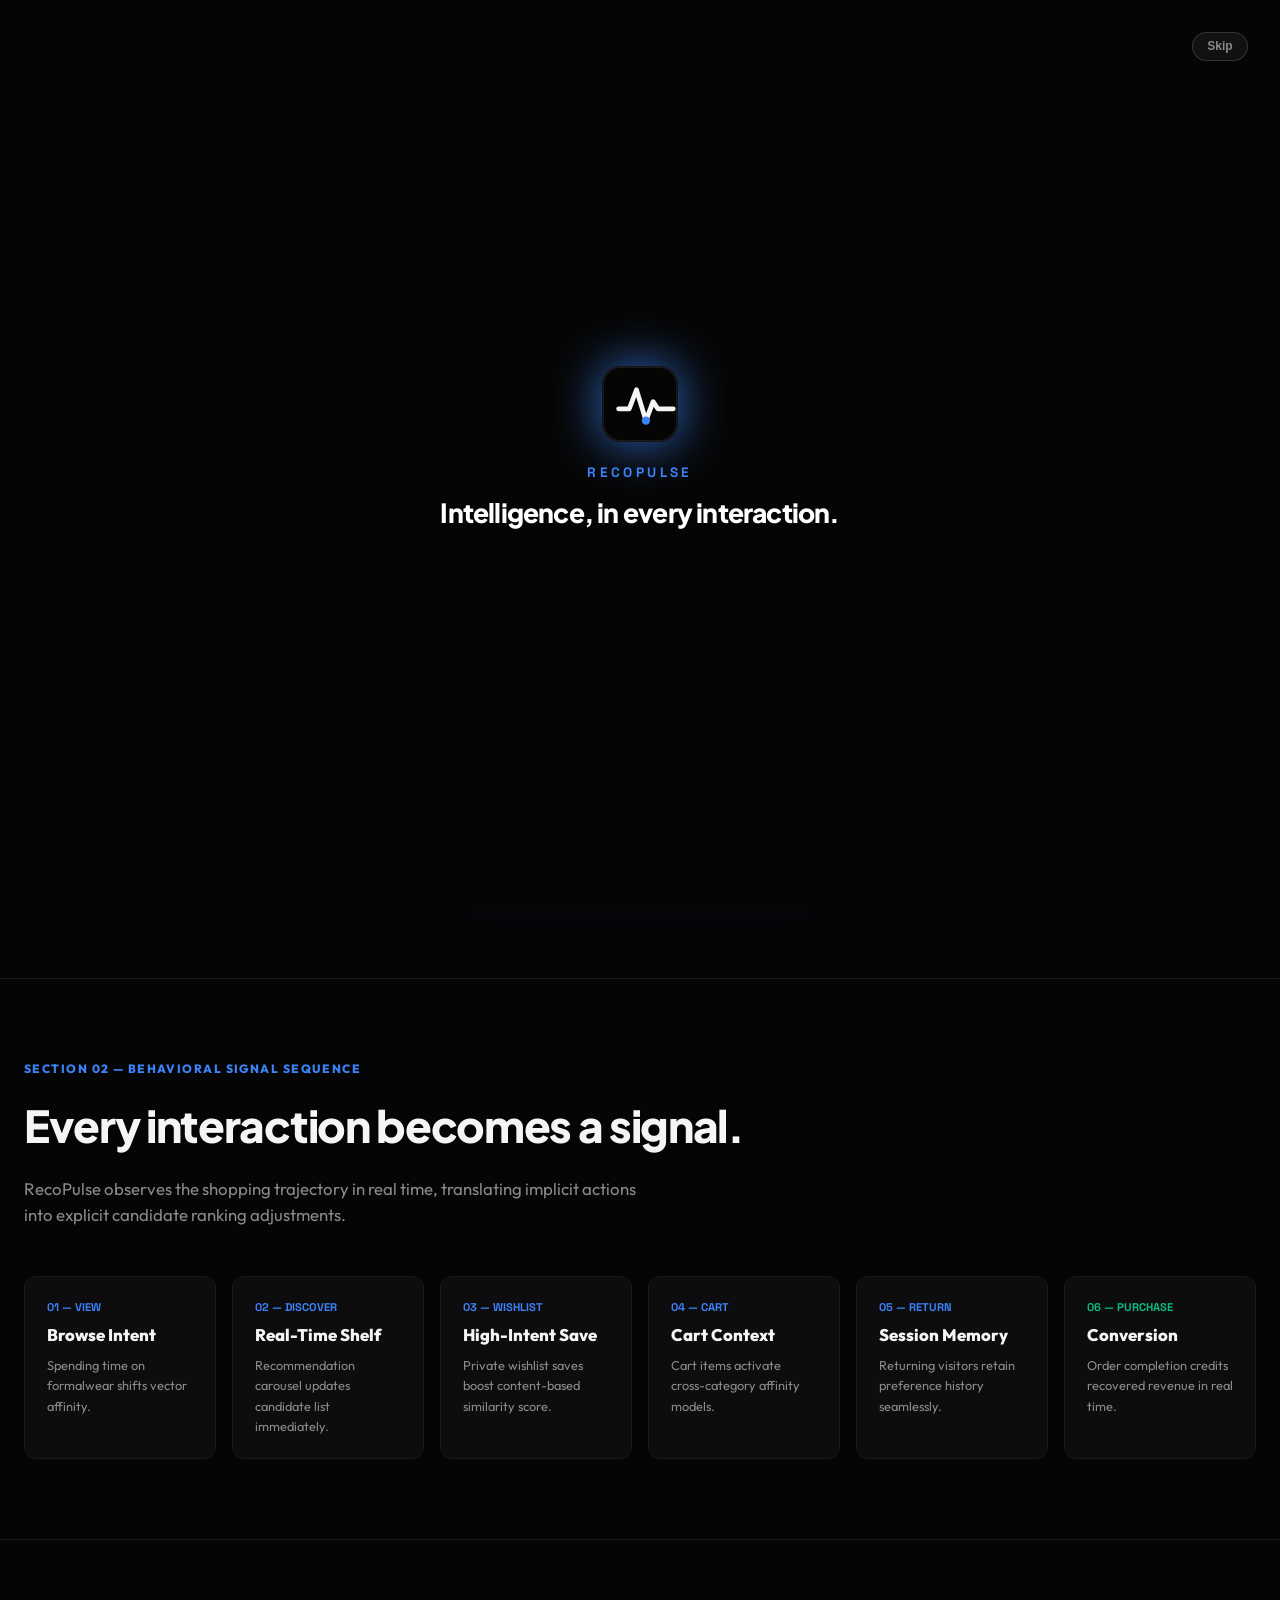
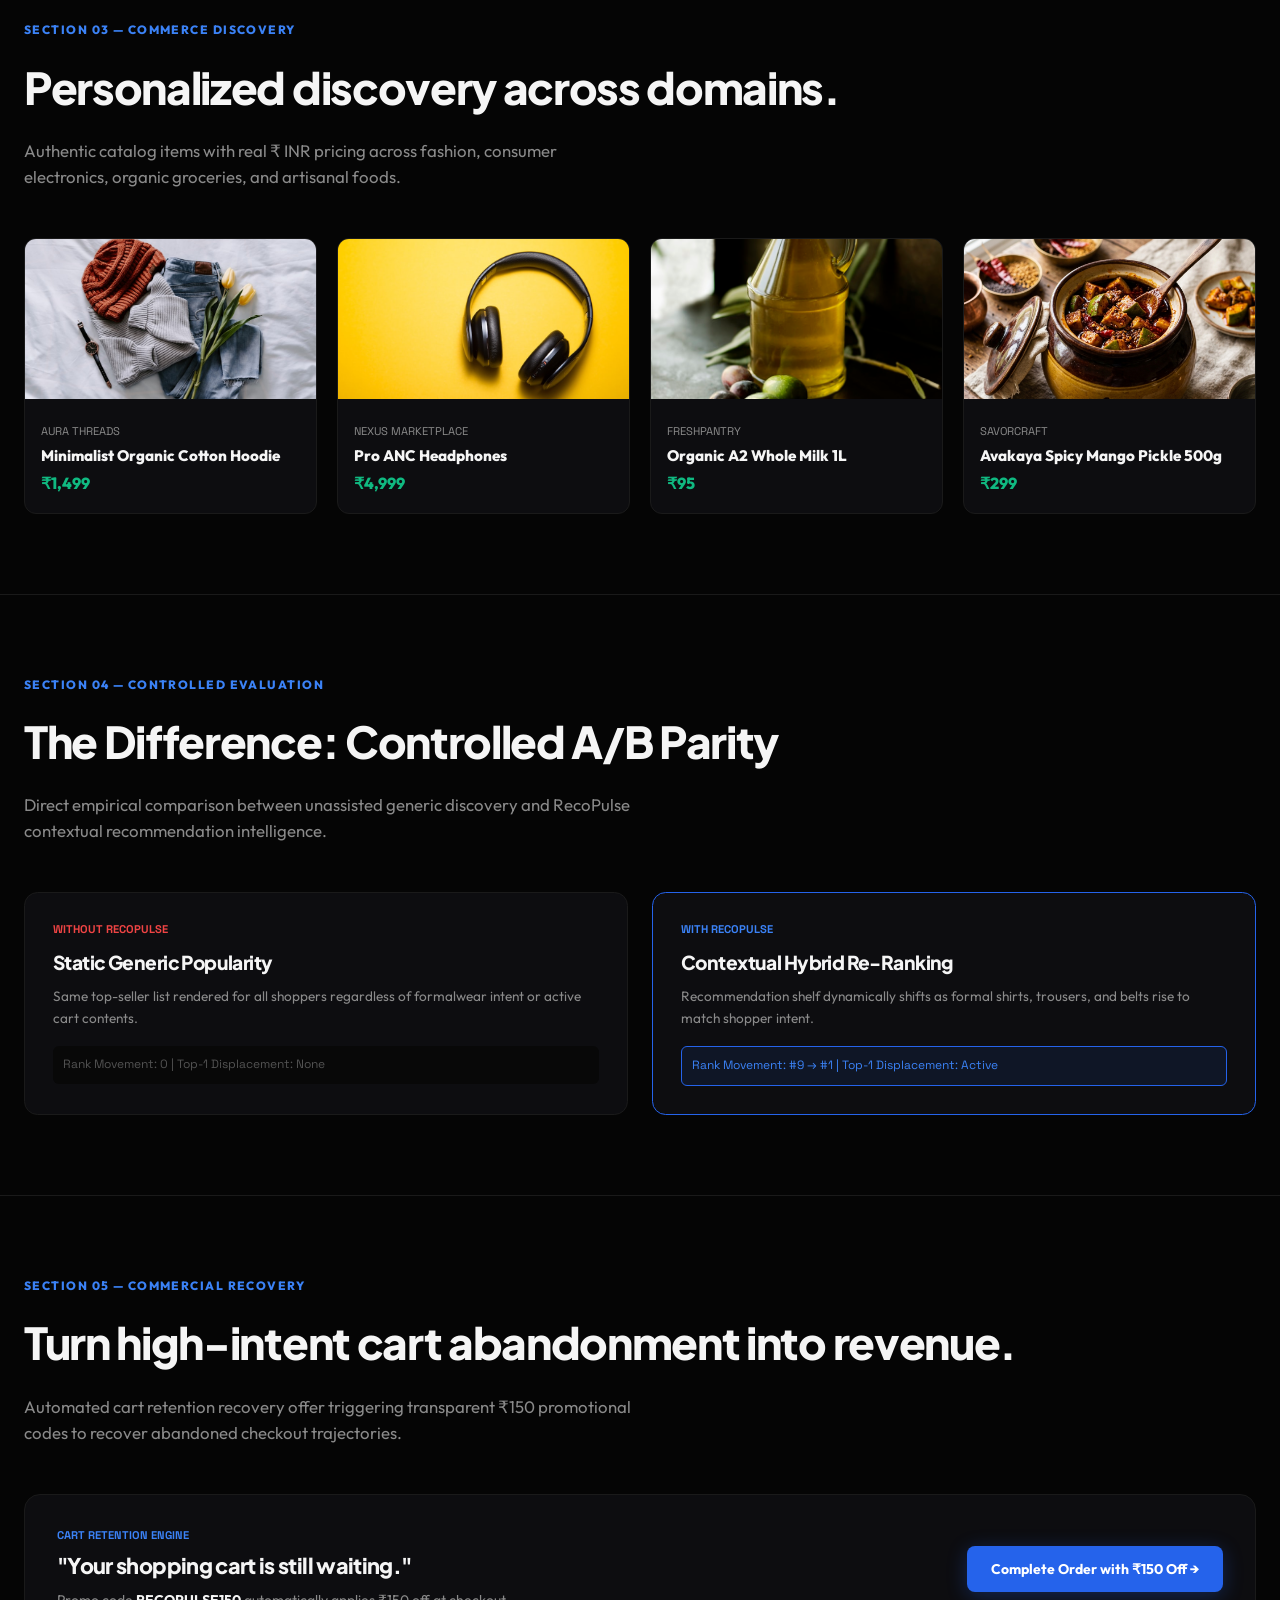
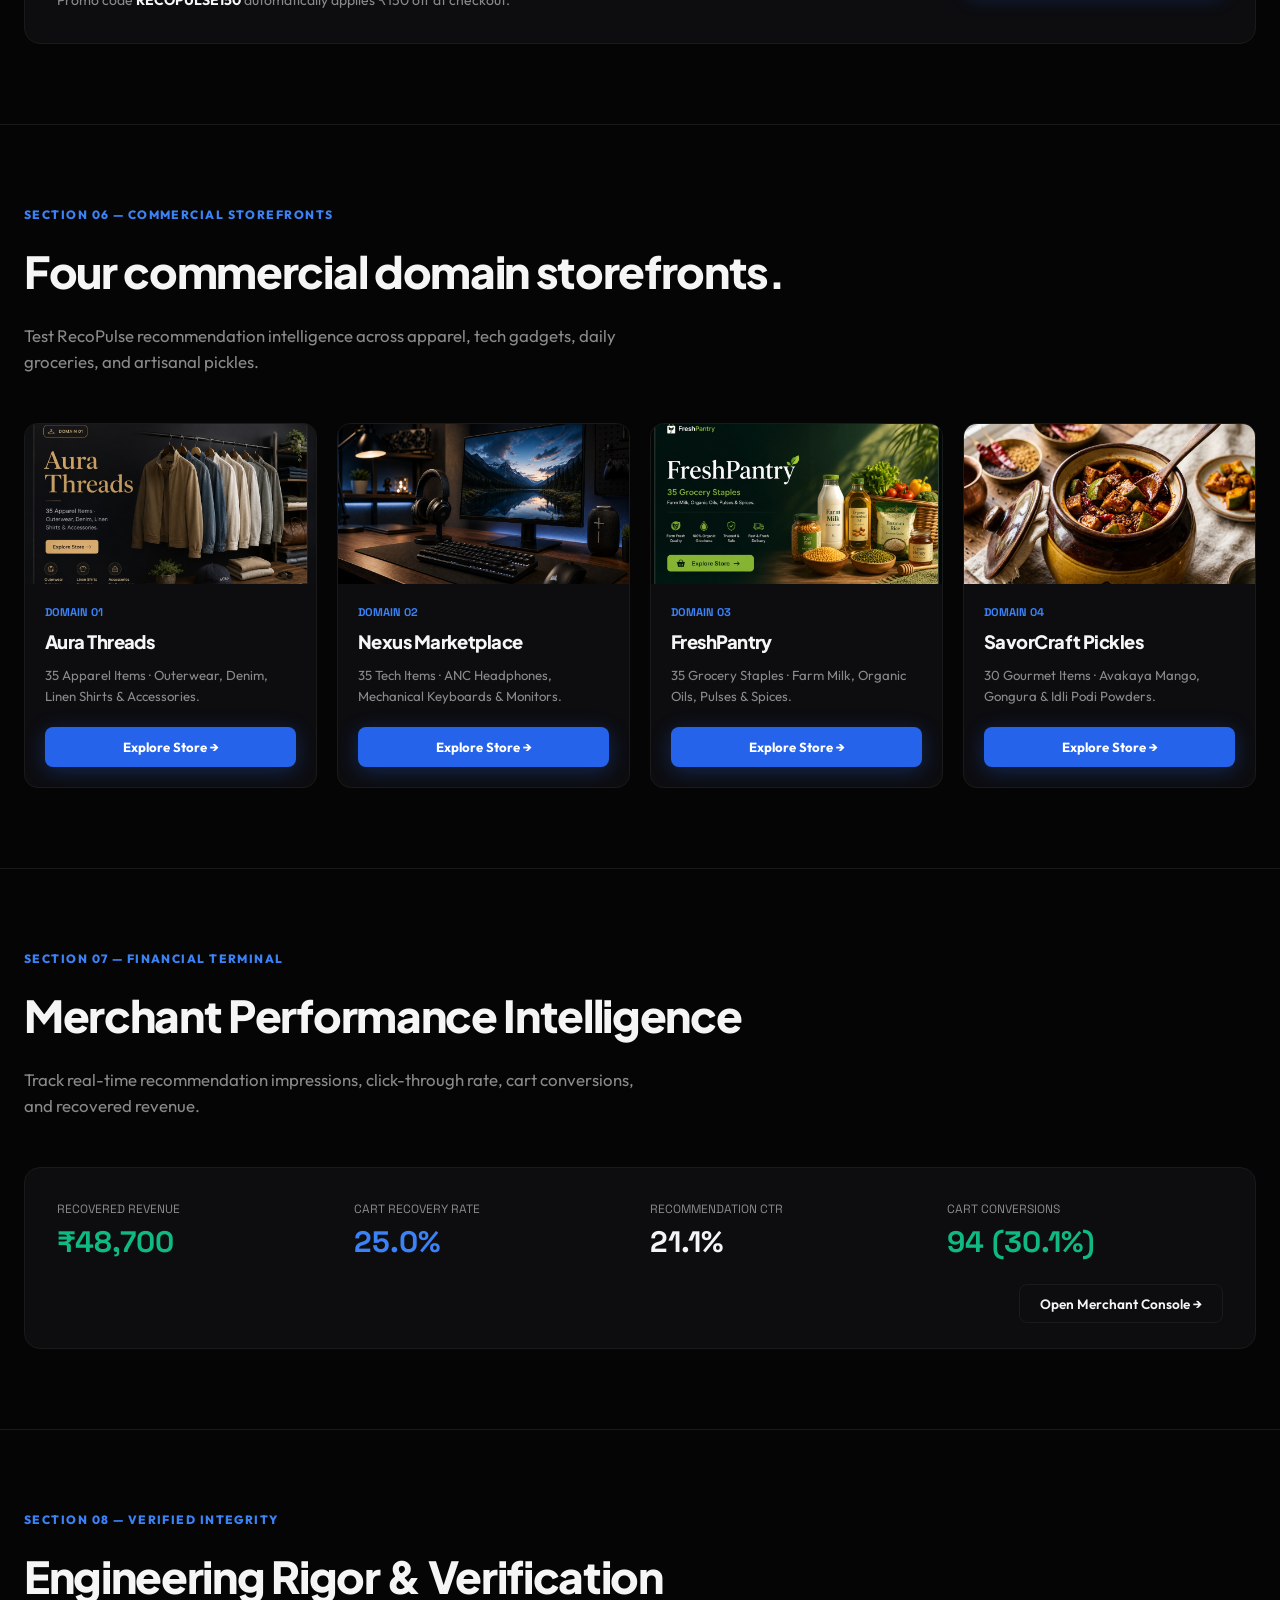
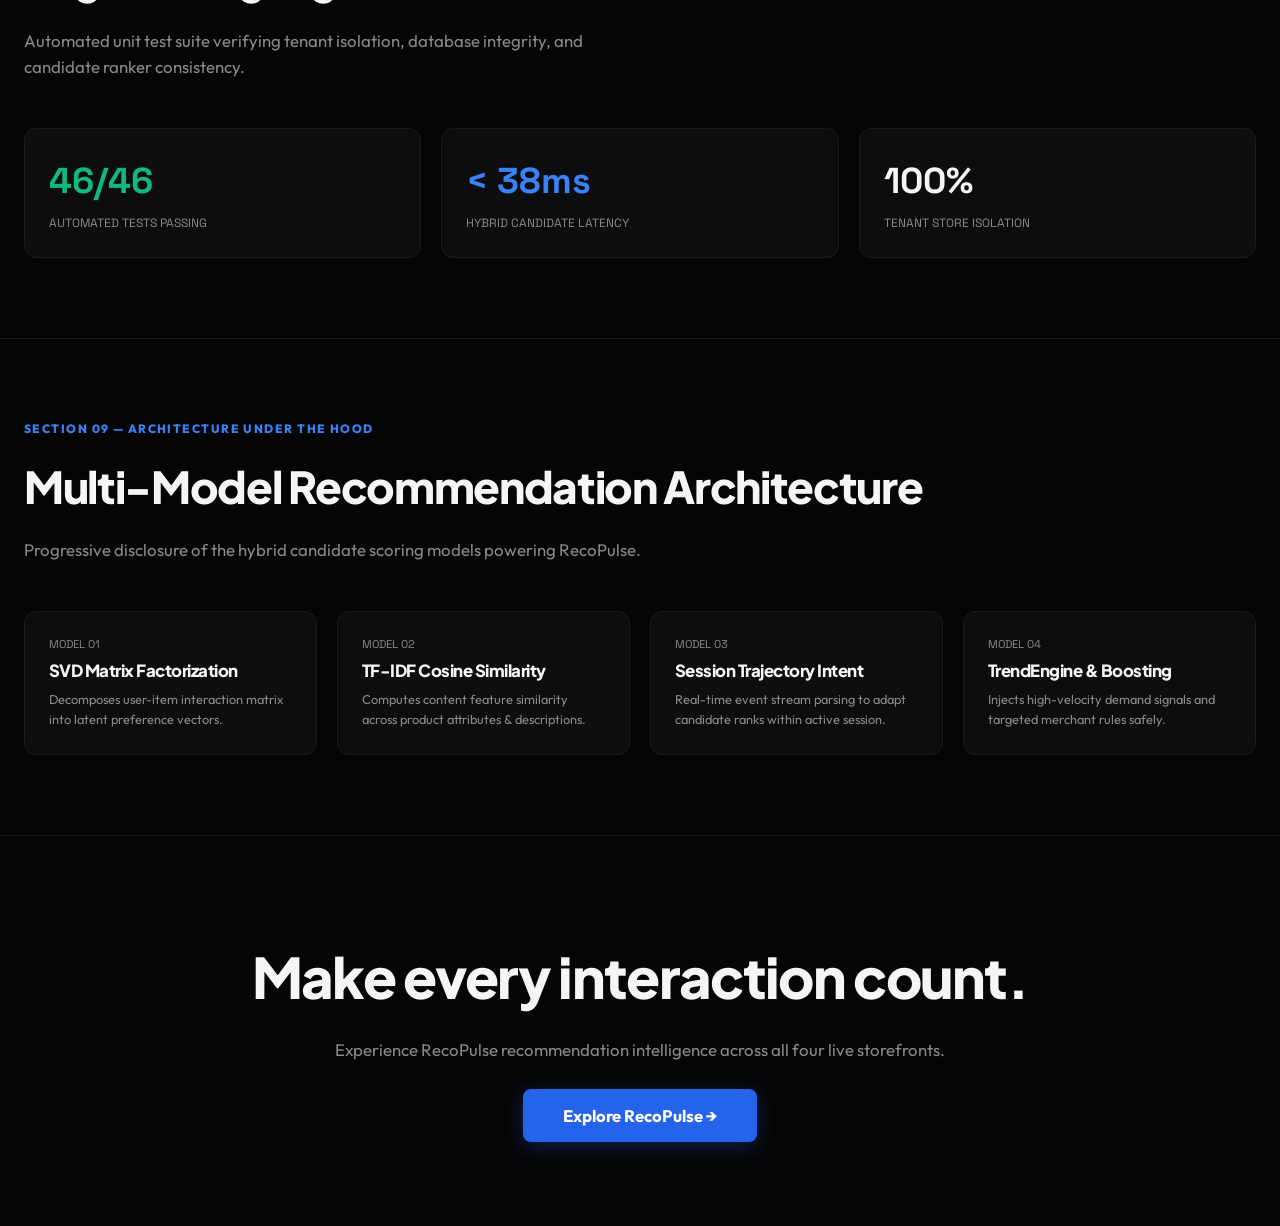
<file: frontend/landing/index.html>
<!DOCTYPE html>
<html lang="en" data-theme="dark">
<head>
    <meta charset="UTF-8">
    <meta name="viewport" content="width=device-width, initial-scale=1.0">
    <title>RecoPulse — Intelligent Recommendations. Built for Every Store.</title>
    <link rel="icon" type="image/svg+xml" href="/frontend/shared/favicons/favicon-recopulse.svg">
    <link rel="preload" as="image" href="/frontend/shared/favicons/favicon-recopulse.svg" type="image/svg+xml">
    <link href="https://fonts.googleapis.com/css2?family=Plus+Jakarta+Sans:wght@400;500;600;700;800;900&family=Outfit:wght@400;500;600;700&family=Space+Grotesk:wght@500;600;700&display=swap" rel="stylesheet">
    <script src="/frontend/shared/js/theme_engine.js"></script>
    <style>
        :root {
            --font-heading: 'Plus Jakarta Sans', -apple-system, BlinkMacSystemFont, sans-serif;
            --font-body: 'Outfit', -apple-system, BlinkMacSystemFont, sans-serif;
            --font-mono: 'Space Grotesk', monospace;

            --bg-body: #050505;
            --bg-surface: #080808;
            --bg-card: #0d0d10;
            --border-subtle: #1a1a1a;
            --border-hover: #262626;
            --accent: #2563eb;
            --accent-light: #3b82f6;
            --accent-muted: rgba(37, 99, 235, 0.1);
            --text-primary: #f5f5f5;
            --text-secondary: #8a8a8a;
            --text-muted: #525252;
            --success: #10b981;
        }

        [data-theme="light"] {
            --bg-body: #f8fafc;
            --bg-surface: #ffffff;
            --bg-card: #ffffff;
            --border-subtle: #e2e8f0;
            --border-hover: #cbd5e1;
            --accent: #2563eb;
            --accent-light: #3b82f6;
            --accent-muted: rgba(37, 99, 235, 0.08);
            --text-primary: #0f172a;
            --text-secondary: #64748b;
            --text-muted: #94a3b8;
            --success: #059669;
        }

        * {
            box-sizing: border-box;
            margin: 0;
            padding: 0;
        }

        html {
            scroll-behavior: smooth;
        }

        body {
            font-family: var(--font-body);
            background-color: var(--bg-body);
            color: var(--text-primary);
            line-height: 1.6;
            overflow-x: hidden;
            -webkit-font-smoothing: antialiased;
            transition: background-color 0.3s ease, color 0.3s ease;
        }

        h1, h2, h3, h4, .brand-logo, .hero-title, .section-title {
            font-family: var(--font-heading);
            letter-spacing: -0.03em;
        }

        .mono {
            font-family: var(--font-mono);
        }

        /* 1. Cinematic Intro Sequence */
        .intro-overlay {
            position: fixed;
            top: 0;
            left: 0;
            width: 100vw;
            height: 100vh;
            background: #050505;
            z-index: 100000;
            display: flex;
            flex-direction: column;
            align-items: center;
            justify-content: center;
            color: #ffffff;
            transition: opacity 0.4s ease, visibility 0.4s ease;
        }

        .intro-overlay.hidden {
            opacity: 0;
            visibility: hidden;
            pointer-events: none;
        }

        .intro-skip-btn {
            position: absolute;
            top: 2rem;
            right: 2rem;
            background: rgba(255, 255, 255, 0.05);
            border: 1px solid rgba(255, 255, 255, 0.15);
            color: #8a8a8a;
            padding: 0.4rem 0.9rem;
            border-radius: 9999px;
            font-size: 0.75rem;
            font-weight: 700;
            cursor: pointer;
            transition: all 0.2s ease;
        }

        .intro-skip-btn:hover {
            color: #ffffff;
            background: rgba(255, 255, 255, 0.15);
        }

        /* Header Navigation */
        .navbar {
            position: sticky;
            top: 0;
            z-index: 1000;
            background: var(--bg-body);
            border-bottom: 1px solid var(--border-subtle);
            backdrop-filter: blur(16px);
        }

        .navbar-inner {
            max-width: 1280px;
            margin: 0 auto;
            padding: 1rem 1.5rem;
            display: flex;
            align-items: center;
            justify-content: space-between;
        }

        .brand-logo {
            display: flex;
            align-items: center;
            gap: 0.65rem;
            text-decoration: none;
            color: var(--text-primary);
            font-weight: 800;
            font-size: 1.15rem;
        }

        .nav-links {
            display: flex;
            align-items: center;
            gap: 2rem;
            list-style: none;
        }

        .nav-link {
            color: var(--text-secondary);
            text-decoration: none;
            font-size: 0.875rem;
            font-weight: 500;
            transition: color 0.2s ease;
        }

        .nav-link:hover {
            color: var(--text-primary);
        }

        .nav-right-actions {
            display: flex;
            align-items: center;
            gap: 0.85rem;
        }

        .btn-nav-primary {
            background: var(--text-primary);
            color: var(--bg-body);
            padding: 0.5rem 1.15rem;
            border-radius: 0.5rem;
            font-size: 0.85rem;
            font-weight: 700;
            text-decoration: none;
            transition: opacity 0.2s ease;
        }

        .btn-nav-primary:hover {
            opacity: 0.9;
        }

        /* Hero Section */
        .hero-section {
            max-width: 1280px;
            margin: 0 auto;
            padding: 5rem 1.5rem 4rem 1.5rem;
            text-align: center;
        }

        .hero-badge {
            display: inline-flex;
            align-items: center;
            gap: 0.5rem;
            font-size: 0.75rem;
            font-weight: 700;
            color: var(--accent-light);
            background: var(--accent-muted);
            border: 1px solid rgba(59, 130, 246, 0.2);
            padding: 0.35rem 0.85rem;
            border-radius: 9999px;
            margin-bottom: 1.75rem;
            text-transform: uppercase;
            letter-spacing: 0.08em;
        }

        .hero-title {
            font-size: clamp(2.5rem, 5.5vw, 4.5rem);
            font-weight: 900;
            line-height: 1.08;
            color: var(--text-primary);
            margin-bottom: 1.5rem;
        }

        .hero-title span {
            color: var(--text-secondary);
        }

        .hero-subtitle {
            font-size: 1.15rem;
            color: var(--text-secondary);
            max-width: 680px;
            margin: 0 auto 2.5rem auto;
            font-weight: 400;
            line-height: 1.55;
        }

        .hero-cta-wrap {
            display: flex;
            gap: 1rem;
            justify-content: center;
            align-items: center;
            margin-bottom: 3.5rem;
            flex-wrap: wrap;
        }

        .btn-hero-main {
            background: var(--accent);
            color: #ffffff;
            padding: 0.85rem 2rem;
            border-radius: 0.5rem;
            font-size: 0.95rem;
            font-weight: 700;
            text-decoration: none;
            transition: all 0.2s ease;
            box-shadow: 0 4px 20px rgba(37, 99, 235, 0.3);
        }

        .btn-hero-main:hover {
            background: var(--accent-light);
            transform: translateY(-1px);
        }

        .btn-hero-sub {
            background: var(--bg-card);
            color: var(--text-primary);
            border: 1px solid var(--border-subtle);
            padding: 0.85rem 1.75rem;
            border-radius: 0.5rem;
            font-size: 0.95rem;
            font-weight: 600;
            text-decoration: none;
            transition: all 0.2s ease;
        }

        .btn-hero-sub:hover {
            border-color: var(--border-hover);
        }

        .theme-toggle-btn {
            display: inline-flex;
            align-items: center;
            justify-content: center;
            gap: 0.45rem;
            padding: 0.45rem 0.85rem;
            height: 36px;
            border-radius: 9999px;
            font-size: 0.8rem;
            font-weight: 700;
            cursor: pointer;
            border: 1px solid var(--border-subtle);
            background: var(--bg-card);
            color: var(--text-primary);
            transition: all 0.2s ease;
        }

        .theme-toggle-btn:hover {
            border-color: var(--border-hover);
            transform: translateY(-1px);
        }

        .theme-toggle-btn svg {
            width: 16px;
            height: 16px;
            pointer-events: none;
        }

        /* Restrained 3D Hero Canvas Stage */
        .stage-3d-wrap {
            perspective: 1200px;
            display: flex;
            justify-content: center;
            position: relative;
            margin-top: 1rem;
        }

        .stage-3d-card-stack {
            width: 100%;
            max-width: 940px;
            height: 320px;
            position: relative;
            transform-style: preserve-3d;
            transition: transform 0.15s cubic-bezier(0.16, 1, 0.3, 1);
        }

        /* Generic Section Styling */
        .page-section {
            max-width: 1280px;
            margin: 0 auto;
            padding: 5rem 1.5rem;
            border-top: 1px solid var(--border-subtle);
        }

        .section-tag {
            font-size: 0.75rem;
            font-weight: 800;
            color: var(--accent-light);
            text-transform: uppercase;
            letter-spacing: 0.12em;
            margin-bottom: 0.75rem;
        }

        .section-title {
            font-size: clamp(1.85rem, 3.5vw, 2.75rem);
            font-weight: 800;
            color: var(--text-primary);
            margin-bottom: 1rem;
        }

        .section-desc {
            font-size: 1.05rem;
            color: var(--text-secondary);
            max-width: 620px;
            margin-bottom: 3rem;
            line-height: 1.55;
        }

        .mobile-nav-toggle {
            display: none;
            background: rgba(255, 255, 255, 0.05);
            border: 1px solid var(--border-subtle);
            color: var(--text-primary);
            padding: 0.4rem 0.65rem;
            border-radius: 0.5rem;
            cursor: pointer;
        }

        /* Responsive Breakpoints */
        @media (max-width: 1024px) {
            .mobile-nav-toggle { display: inline-flex; align-items: center; justify-content: center; }
            .nav-links {
                display: none;
                position: absolute;
                top: 100%;
                left: 0;
                right: 0;
                background: #0f172a;
                border-bottom: 1px solid var(--border-subtle);
                flex-direction: column;
                padding: 1.25rem 1.5rem;
                gap: 1.15rem;
                box-shadow: 0 15px 30px rgba(0,0,0,0.6);
                z-index: 1000;
            }
            .nav-links.active {
                display: flex !important;
            }
            .stage-3d-card-stack { height: 260px; }
        }

        .mobile-only-cta { display: none !important; }

        @media (max-width: 768px) {
            .hero-section { padding: 3.5rem 1rem 2.5rem 1rem; }
            .stage-3d-wrap { display: none; } /* Mobile Fallback */
            .page-section { padding: 3.5rem 1rem; }
            .navbar-inner .nav-right-actions .btn-nav-primary { display: none !important; }
        @keyframes pulseLogo {
            0% { transform: scale(0.96); filter: drop-shadow(0 0 15px rgba(59, 130, 246, 0.5)); }
            50% { transform: scale(1.06); filter: drop-shadow(0 0 35px rgba(59, 130, 246, 0.95)); }
            100% { transform: scale(0.96); filter: drop-shadow(0 0 15px rgba(59, 130, 246, 0.5)); }
        }
    </style>
</head>
<body>

    <!-- 1. Cinematic Launch Intro Sequence -->
    <div class="intro-overlay" id="intro-overlay">
        <button class="intro-skip-btn" onclick="skipIntro()">Skip</button>
        <div style="text-align: center; display: flex; flex-direction: column; align-items: center; justify-content: center;">
            <img src="/frontend/shared/favicons/favicon-recopulse.svg" width="76" height="76" alt="RecoPulse Launch Logo" style="display: block; margin-bottom: 1.25rem; filter: drop-shadow(0 0 25px rgba(59, 130, 246, 0.85)); animation: pulseLogo 1.5s infinite ease-in-out;" />
            <div class="mono" style="font-size: 0.85rem; font-weight: 800; color: #3b82f6; text-transform: uppercase; letter-spacing: 0.25em; margin-bottom: 0.5rem;">RECOPULSE</div>
            <h2 style="font-size: 1.65rem; font-weight: 800; color: #ffffff; margin: 0;">Intelligence, in every interaction.</h2>
        </div>
    </div>

    <!-- Header Navigation -->
    <nav class="navbar" style="position: relative;">
        <div class="navbar-inner">
            <a href="/" class="brand-logo" style="display:flex; align-items:center; gap:0.5rem;">
                <img src="/frontend/shared/favicons/favicon-recopulse.svg" width="28" height="28" alt="RecoPulse Logo" style="display:inline-block; vertical-align:middle;" />
                <span>RecoPulse</span>
            </a>

            <ul class="nav-links" id="landing-nav-links">
                <li><a href="#experience" class="nav-link" onclick="closeMobileMenu()">Experience</a></li>
                <li><a href="#difference" class="nav-link" onclick="closeMobileMenu()">Difference</a></li>
                <li><a href="#retention" class="nav-link" onclick="closeMobileMenu()">Retention</a></li>
                <li><a href="#stores" class="nav-link" onclick="closeMobileMenu()">Storefronts</a></li>
                <li><a href="#merchant" class="nav-link" onclick="closeMobileMenu()">Intelligence</a></li>
                <li><a href="#hood" class="nav-link" onclick="closeMobileMenu()">Under the Hood</a></li>
                <li class="mobile-only-cta" style="margin-top: 0.5rem;"><a href="/store/clothing" class="btn-nav-primary" style="display: block; text-align: center;" onclick="closeMobileMenu()">Explore RecoPulse →</a></li>
            </ul>

            <div class="nav-right-actions" style="display:flex; align-items:center; gap:0.5rem;">
                <a href="/store/clothing" class="btn-nav-primary">Explore RecoPulse →</a>
                <button class="mobile-nav-toggle" id="mobile-nav-toggle" onclick="toggleMobileMenu()" aria-label="Toggle Mobile Menu">
                    <svg width="20" height="20" viewBox="0 0 24 24" fill="none" stroke="currentColor" stroke-width="2"><path d="M3 12h18M3 6h18M3 18h18"/></svg>
                </button>
            </div>
        </div>
    </nav>

    <!-- SECTION 01: HERO SECTION -->
    <section class="hero-section">
        <div class="hero-badge">
            <svg width="12" height="12" viewBox="0 0 24 24" fill="none"><circle cx="12" cy="12" r="6" fill="#3b82f6"/></svg>
            <span>RecoPulse Mark 1.0</span>
        </div>

        <h1 class="hero-title">
            Intelligent recommendations.<br>
            <span>Built for every store.</span>
        </h1>

        <p class="hero-subtitle">
            Turn shopper behavior into personalized discovery, stronger retention, and measurable revenue across multi-category commerce.
        </p>

        <div class="hero-cta-wrap">
            <a href="/store/clothing" class="btn-hero-main">Explore RecoPulse →</a>
            <a href="/merchant/dashboard" class="btn-hero-sub">See it in action</a>
        </div>

        <!-- SECTION 05: CINEMATIC 3D HERO GRAPHIC -->
        <div class="stage-3d-wrap">
            <div class="stage-3d-card-stack" id="stage-3d-stack">
                <!-- Node 1: Behavior Signal -->
                <div style="position: absolute; width: 280px; padding: 1.35rem; background: var(--bg-card); border: 1px solid var(--border-subtle); border-radius: 1rem; box-shadow: 0 20px 40px rgba(0,0,0,0.5); transform: translate3d(-180px, 10px, 30px) rotateY(10deg); text-align: left; left: 10%;">
                    <div class="mono" style="font-size: 0.68rem; font-weight: 700; color: #38bdf8; text-transform: uppercase; margin-bottom: 0.4rem;">01 SHOPPER SIGNAL</div>
                    <div style="font-size: 1rem; font-weight: 800; color: var(--text-primary);">Urban Oversized Denim Jacket</div>
                    <div style="font-size: 0.75rem; color: var(--text-secondary); margin-bottom: 0.85rem;">Viewed Formalwear & Outwear</div>
                    <div style="display: flex; justify-content: space-between; align-items: center;">
                        <span style="font-size: 1rem; font-weight: 800; color: var(--success);">₹2,299</span>
                        <span class="mono" style="font-size: 0.68rem; background: var(--border-subtle); color: var(--text-secondary); padding: 0.2rem 0.5rem; border-radius: 0.25rem;">Signal Active</span>
                    </div>
                </div>

                <!-- Node 2: Central Intelligence -->
                <div style="position: absolute; width: 340px; padding: 1.65rem; background: var(--bg-card); border: 2px solid var(--accent); border-radius: 1.15rem; box-shadow: 0 30px 60px rgba(37, 99, 235, 0.25); transform: translate3d(0, 0, 90px); text-align: left; left: 50%; margin-left: -170px;">
                    <div style="display: flex; justify-content: space-between; align-items: center; margin-bottom: 0.65rem;">
                        <span class="mono" style="font-size: 0.7rem; font-weight: 800; color: var(--accent-light);">INTELLIGENCE ENGINE</span>
                        <span class="mono" style="font-size: 0.68rem; background: var(--accent-muted); color: var(--accent-light); border: 1px solid var(--accent); padding: 0.15rem 0.5rem; border-radius: 9999px;">BEHAVIOR → RECO</span>
                    </div>
                    <div style="font-size: 1.2rem; font-weight: 800; color: var(--text-primary); margin-bottom: 0.4rem;">Candidate Re-Ranking</div>
                    <div style="font-size: 0.825rem; color: var(--text-secondary); margin-bottom: 1rem;">Candidate score weights adjust dynamically after every single interaction event.</div>
                    <div class="mono" style="background: var(--bg-surface); border: 1px solid var(--border-subtle); padding: 0.5rem 0.75rem; border-radius: 0.375rem; font-size: 0.725rem; color: var(--text-secondary);">
                        Latency: <strong>&lt; 38ms</strong> | Test Coverage: <strong>46/46 Passed</strong>
                    </div>
                </div>

                <!-- Node 3: Recommendation Result -->
                <div style="position: absolute; width: 280px; padding: 1.35rem; background: var(--bg-card); border: 1px solid var(--border-subtle); border-radius: 1rem; box-shadow: 0 20px 40px rgba(0,0,0,0.5); transform: translate3d(180px, 10px, 30px) rotateY(-10deg); text-align: left; right: 10%;">
                    <div class="mono" style="font-size: 0.68rem; font-weight: 700; color: var(--success); text-transform: uppercase; margin-bottom: 0.4rem;">02 PERSONALIZED DISCOVERY</div>
                    <div style="font-size: 1rem; font-weight: 800; color: var(--text-primary);">Linen Blend Casual Button-Up</div>
                    <div style="font-size: 0.75rem; color: var(--text-secondary); margin-bottom: 0.85rem;">Ranked #1 — Complementary Pair</div>
                    <div style="display: flex; justify-content: space-between; align-items: center;">
                        <span style="font-size: 1rem; font-weight: 800; color: var(--success);">₹1,599</span>
                        <span class="mono" style="font-size: 0.68rem; background: var(--border-subtle); color: var(--text-secondary); padding: 0.2rem 0.5rem; border-radius: 0.25rem;">Match 98%</span>
                    </div>
                </div>
            </div>
        </div>
    </section>

    <!-- SECTION 02: THE EXPERIENCE -->
    <section class="page-section" id="experience">
        <div class="section-tag">Section 02 — Behavioral Signal Sequence</div>
        <h2 class="section-title">Every interaction becomes a signal.</h2>
        <p class="section-desc">RecoPulse observes the shopping trajectory in real time, translating implicit actions into explicit candidate ranking adjustments.</p>

        <div style="display: grid; grid-template-columns: repeat(auto-fit, minmax(180px, 1fr)); gap: 1rem;">
            <div style="background: var(--bg-card); border: 1px solid var(--border-subtle); padding: 1.35rem; border-radius: 0.75rem;">
                <div class="mono" style="font-size: 0.7rem; color: var(--accent-light); font-weight: 700;">01 — VIEW</div>
                <div style="font-weight: 800; font-size: 1.05rem; color: var(--text-primary); margin: 0.35rem 0;">Browse Intent</div>
                <p style="font-size: 0.8rem; color: var(--text-secondary);">Spending time on formalwear shifts vector affinity.</p>
            </div>
            <div style="background: var(--bg-card); border: 1px solid var(--border-subtle); padding: 1.35rem; border-radius: 0.75rem;">
                <div class="mono" style="font-size: 0.7rem; color: var(--accent-light); font-weight: 700;">02 — DISCOVER</div>
                <div style="font-weight: 800; font-size: 1.05rem; color: var(--text-primary); margin: 0.35rem 0;">Real-Time Shelf</div>
                <p style="font-size: 0.8rem; color: var(--text-secondary);">Recommendation carousel updates candidate list immediately.</p>
            </div>
            <div style="background: var(--bg-card); border: 1px solid var(--border-subtle); padding: 1.35rem; border-radius: 0.75rem;">
                <div class="mono" style="font-size: 0.7rem; color: var(--accent-light); font-weight: 700;">03 — WISHLIST</div>
                <div style="font-weight: 800; font-size: 1.05rem; color: var(--text-primary); margin: 0.35rem 0;">High-Intent Save</div>
                <p style="font-size: 0.8rem; color: var(--text-secondary);">Private wishlist saves boost content-based similarity score.</p>
            </div>
            <div style="background: var(--bg-card); border: 1px solid var(--border-subtle); padding: 1.35rem; border-radius: 0.75rem;">
                <div class="mono" style="font-size: 0.7rem; color: var(--accent-light); font-weight: 700;">04 — CART</div>
                <div style="font-weight: 800; font-size: 1.05rem; color: var(--text-primary); margin: 0.35rem 0;">Cart Context</div>
                <p style="font-size: 0.8rem; color: var(--text-secondary);">Cart items activate cross-category affinity models.</p>
            </div>
            <div style="background: var(--bg-card); border: 1px solid var(--border-subtle); padding: 1.35rem; border-radius: 0.75rem;">
                <div class="mono" style="font-size: 0.7rem; color: var(--accent-light); font-weight: 700;">05 — RETURN</div>
                <div style="font-weight: 800; font-size: 1.05rem; color: var(--text-primary); margin: 0.35rem 0;">Session Memory</div>
                <p style="font-size: 0.8rem; color: var(--text-secondary);">Returning visitors retain preference history seamlessly.</p>
            </div>
            <div style="background: var(--bg-card); border: 1px solid var(--border-subtle); padding: 1.35rem; border-radius: 0.75rem;">
                <div class="mono" style="font-size: 0.7rem; color: var(--success); font-weight: 700;">06 — PURCHASE</div>
                <div style="font-weight: 800; font-size: 1.05rem; color: var(--text-primary); margin: 0.35rem 0;">Conversion</div>
                <p style="font-size: 0.8rem; color: var(--text-secondary);">Order completion credits recovered revenue in real time.</p>
            </div>
        </div>
    </section>

    <!-- SECTION 03: PERSONALIZED DISCOVERY (Indian ₹ Catalog Items Only) -->
    <section class="page-section" id="discovery">
        <div class="section-tag">Section 03 — Commerce Discovery</div>
        <h2 class="section-title">Personalized discovery across domains.</h2>
        <p class="section-desc">Authentic catalog items with real ₹ INR pricing across fashion, consumer electronics, organic groceries, and artisanal foods.</p>

        <div style="display: grid; grid-template-columns: repeat(auto-fit, minmax(240px, 1fr)); gap: 1.25rem;">
            <div style="background: var(--bg-card); border: 1px solid var(--border-subtle); border-radius: 0.75rem; overflow: hidden;">
                <img src="/frontend/shared/images/products/CLOTH-101.jpg" style="width: 100%; height: 160px; object-fit: cover;" alt="Apparel" />
                <div style="padding: 1rem;">
                    <div class="mono" style="font-size: 0.7rem; color: var(--text-secondary);">AURA THREADS</div>
                    <div style="font-weight: 800; font-size: 0.95rem; margin: 0.2rem 0;">Minimalist Organic Cotton Hoodie</div>
                    <div style="font-size: 1rem; font-weight: 800; color: var(--success);">₹1,499</div>
                </div>
            </div>
            <div style="background: var(--bg-card); border: 1px solid var(--border-subtle); border-radius: 0.75rem; overflow: hidden;">
                <img src="/frontend/shared/images/products/NEX-201.jpg" style="width: 100%; height: 160px; object-fit: cover;" alt="Electronics" />
                <div style="padding: 1rem;">
                    <div class="mono" style="font-size: 0.7rem; color: var(--text-secondary);">NEXUS MARKETPLACE</div>
                    <div style="font-weight: 800; font-size: 0.95rem; margin: 0.2rem 0;">Pro ANC Headphones</div>
                    <div style="font-size: 1rem; font-weight: 800; color: var(--success);">₹4,999</div>
                </div>
            </div>
            <div style="background: var(--bg-card); border: 1px solid var(--border-subtle); border-radius: 0.75rem; overflow: hidden;">
                <img src="/frontend/shared/images/products/MART-301.jpg" style="width: 100%; height: 160px; object-fit: cover;" alt="Grocery" />
                <div style="padding: 1rem;">
                    <div class="mono" style="font-size: 0.7rem; color: var(--text-secondary);">FRESHPANTRY</div>
                    <div style="font-weight: 800; font-size: 0.95rem; margin: 0.2rem 0;">Organic A2 Whole Milk 1L</div>
                    <div style="font-size: 1rem; font-weight: 800; color: var(--success);">₹95</div>
                </div>
            </div>
            <div style="background: var(--bg-card); border: 1px solid var(--border-subtle); border-radius: 0.75rem; overflow: hidden;">
                <img src="/frontend/shared/images/products/PICKLE-401.jpg" style="width: 100%; height: 160px; object-fit: cover;" alt="Pickles" />
                <div style="padding: 1rem;">
                    <div class="mono" style="font-size: 0.7rem; color: var(--text-secondary);">SAVORCRAFT</div>
                    <div style="font-weight: 800; font-size: 0.95rem; margin: 0.2rem 0;">Avakaya Spicy Mango Pickle 500g</div>
                    <div style="font-size: 1rem; font-weight: 800; color: var(--success);">₹299</div>
                </div>
            </div>
        </div>
    </section>

    <!-- SECTION 04: "THE DIFFERENCE" -->
    <section class="page-section" id="difference">
        <div class="section-tag">Section 04 — Controlled Evaluation</div>
        <h2 class="section-title">The Difference: Controlled A/B Parity</h2>
        <p class="section-desc">Direct empirical comparison between unassisted generic discovery and RecoPulse contextual recommendation intelligence.</p>

        <div style="display: grid; grid-template-columns: repeat(auto-fit, minmax(320px, 1fr)); gap: 1.5rem;">
            <!-- Baseline -->
            <div style="background: var(--bg-card); border: 1px solid var(--border-subtle); padding: 1.75rem; border-radius: 0.85rem;">
                <div class="mono" style="font-size: 0.7rem; font-weight: 700; color: #ef4444; margin-bottom: 0.5rem;">WITHOUT RECOPULSE</div>
                <h3 style="font-size: 1.2rem; font-weight: 800; color: var(--text-primary); margin-bottom: 0.5rem;">Static Generic Popularity</h3>
                <p style="font-size: 0.85rem; color: var(--text-secondary); margin-bottom: 1rem;">Same top-seller list rendered for all shoppers regardless of formalwear intent or active cart contents.</p>
                <div class="mono" style="background: var(--bg-surface); padding: 0.6rem; border-radius: 0.375rem; font-size: 0.75rem; color: var(--text-muted);">
                    Rank Movement: 0 | Top-1 Displacement: None
                </div>
            </div>

            <!-- RecoPulse -->
            <div style="background: var(--bg-card); border: 1px solid var(--accent); padding: 1.75rem; border-radius: 0.85rem;">
                <div class="mono" style="font-size: 0.7rem; font-weight: 700; color: var(--accent-light); margin-bottom: 0.5rem;">WITH RECOPULSE</div>
                <h3 style="font-size: 1.2rem; font-weight: 800; color: var(--text-primary); margin-bottom: 0.5rem;">Contextual Hybrid Re-Ranking</h3>
                <p style="font-size: 0.85rem; color: var(--text-secondary); margin-bottom: 1rem;">Recommendation shelf dynamically shifts as formal shirts, trousers, and belts rise to match shopper intent.</p>
                <div class="mono" style="background: var(--accent-muted); border: 1px solid var(--accent); padding: 0.6rem; border-radius: 0.375rem; font-size: 0.75rem; color: var(--accent-light);">
                    Rank Movement: #9 → #1 | Top-1 Displacement: Active
                </div>
            </div>
        </div>
    </section>

    <!-- SECTION 05: RETENTION -->
    <section class="page-section" id="retention">
        <div class="section-tag">Section 05 — Commercial Recovery</div>
        <h2 class="section-title">Turn high-intent cart abandonment into revenue.</h2>
        <p class="section-desc">Automated cart retention recovery offer triggering transparent ₹150 promotional codes to recover abandoned checkout trajectories.</p>

        <div style="background: var(--bg-card); border: 1px solid var(--border-subtle); padding: 2rem; border-radius: 1rem; display: flex; align-items: center; justify-content: space-between; flex-wrap: wrap; gap: 1.5rem;">
            <div>
                <div class="mono" style="font-size: 0.7rem; font-weight: 700; color: var(--accent-light); margin-bottom: 0.25rem;">CART RETENTION ENGINE</div>
                <h3 style="font-size: 1.35rem; font-weight: 800; color: var(--text-primary);">"Your shopping cart is still waiting."</h3>
                <p style="font-size: 0.875rem; color: var(--text-secondary); margin-top: 0.35rem;">Promo code <strong style="color: var(--text-primary);">RECOPULSE150</strong> automatically applies ₹150 off at checkout.</p>
            </div>
            <a href="/store/clothing" class="btn-hero-main" style="padding: 0.75rem 1.5rem; font-size: 0.875rem;">Complete Order with ₹150 Off →</a>
        </div>
    </section>

    <!-- SECTION 06: FOUR STOREFRONTS -->
    <section class="page-section" id="stores">
        <div class="section-tag">Section 06 — Commercial Storefronts</div>
        <h2 class="section-title">Four commercial domain storefronts.</h2>
        <p class="section-desc">Test RecoPulse recommendation intelligence across apparel, tech gadgets, daily groceries, and artisanal pickles.</p>

        <div style="display: grid; grid-template-columns: repeat(auto-fit, minmax(260px, 1fr)); gap: 1.25rem;">
            <div style="background: var(--bg-card); border: 1px solid var(--border-subtle); border-radius: 0.85rem; overflow: hidden; display: flex; flex-direction: column;">
                <img src="/frontend/shared/images/storefronts/aura_banner.jpg" style="width: 100%; height: 160px; object-fit: cover;" alt="Aura Threads Apparel" />
                <div style="padding: 1.25rem; display: flex; flex-direction: column; flex-grow: 1;">
                    <div class="mono" style="font-size: 0.7rem; font-weight: 700; color: var(--accent-light);">DOMAIN 01</div>
                    <h3 style="font-size: 1.15rem; font-weight: 800; margin: 0.35rem 0 0.5rem 0; color: var(--text-primary);">Aura Threads</h3>
                    <p style="font-size: 0.825rem; color: var(--text-secondary); margin-bottom: 1.25rem; flex-grow: 1;">35 Apparel Items · Outerwear, Denim, Linen Shirts & Accessories.</p>
                    <a href="/store/clothing" class="btn-hero-main" style="display: inline-block; text-align: center; padding: 0.6rem 1rem; font-size: 0.825rem;">Explore Store →</a>
                </div>
            </div>

            <div style="background: var(--bg-card); border: 1px solid var(--border-subtle); border-radius: 0.85rem; overflow: hidden; display: flex; flex-direction: column;">
                <img src="/frontend/shared/images/storefronts/pantry_banner.jpg" style="width: 100%; height: 160px; object-fit: cover;" alt="Nexus Electronics" />
                <div style="padding: 1.25rem; display: flex; flex-direction: column; flex-grow: 1;">
                    <div class="mono" style="font-size: 0.7rem; font-weight: 700; color: var(--accent-light);">DOMAIN 02</div>
                    <h3 style="font-size: 1.15rem; font-weight: 800; margin: 0.35rem 0 0.5rem 0; color: var(--text-primary);">Nexus Marketplace</h3>
                    <p style="font-size: 0.825rem; color: var(--text-secondary); margin-bottom: 1.25rem; flex-grow: 1;">35 Tech Items · ANC Headphones, Mechanical Keyboards & Monitors.</p>
                    <a href="/store/general" class="btn-hero-main" style="display: inline-block; text-align: center; padding: 0.6rem 1rem; font-size: 0.825rem;">Explore Store →</a>
                </div>
            </div>

            <div style="background: var(--bg-card); border: 1px solid var(--border-subtle); border-radius: 0.85rem; overflow: hidden; display: flex; flex-direction: column;">
                <img src="/frontend/shared/images/storefronts/nexus_banner.jpg" style="width: 100%; height: 160px; object-fit: cover;" alt="FreshPantry Groceries" />
                <div style="padding: 1.25rem; display: flex; flex-direction: column; flex-grow: 1;">
                    <div class="mono" style="font-size: 0.7rem; font-weight: 700; color: var(--accent-light);">DOMAIN 03</div>
                    <h3 style="font-size: 1.15rem; font-weight: 800; margin: 0.35rem 0 0.5rem 0; color: var(--text-primary);">FreshPantry</h3>
                    <p style="font-size: 0.825rem; color: var(--text-secondary); margin-bottom: 1.25rem; flex-grow: 1;">35 Grocery Staples · Farm Milk, Organic Oils, Pulses & Spices.</p>
                    <a href="/store/grocery" class="btn-hero-main" style="display: inline-block; text-align: center; padding: 0.6rem 1rem; font-size: 0.825rem;">Explore Store →</a>
                </div>
            </div>

            <div style="background: var(--bg-card); border: 1px solid var(--border-subtle); border-radius: 0.85rem; overflow: hidden; display: flex; flex-direction: column;">
                <img src="/frontend/shared/images/products/PICKLE-401.jpg" style="width: 100%; height: 160px; object-fit: cover;" alt="SavorCraft Pickles" />
                <div style="padding: 1.25rem; display: flex; flex-direction: column; flex-grow: 1;">
                    <div class="mono" style="font-size: 0.7rem; font-weight: 700; color: var(--accent-light);">DOMAIN 04</div>
                    <h3 style="font-size: 1.15rem; font-weight: 800; margin: 0.35rem 0 0.5rem 0; color: var(--text-primary);">SavorCraft Pickles</h3>
                    <p style="font-size: 0.825rem; color: var(--text-secondary); margin-bottom: 1.25rem; flex-grow: 1;">30 Gourmet Items · Avakaya Mango, Gongura & Idli Podi Powders.</p>
                    <a href="/store/pickles" class="btn-hero-main" style="display: inline-block; text-align: center; padding: 0.6rem 1rem; font-size: 0.825rem;">Explore Store →</a>
                </div>
            </div>
        </div>
    </section>
    </section>

    <!-- SECTION 07: MERCHANT INTELLIGENCE -->
    <section class="page-section" id="merchant">
        <div class="section-tag">Section 07 — Financial Terminal</div>
        <h2 class="section-title">Merchant Performance Intelligence</h2>
        <p class="section-desc">Track real-time recommendation impressions, click-through rate, cart conversions, and recovered revenue.</p>

        <div style="background: var(--bg-card); border: 1px solid var(--border-subtle); border-radius: 1rem; padding: 2rem;">
            <div style="display: grid; grid-template-columns: repeat(auto-fit, minmax(180px, 1fr)); gap: 1.25rem;">
                <div>
                    <div class="mono" style="font-size: 0.75rem; color: var(--text-secondary);">RECOVERED REVENUE</div>
                    <div class="mono" style="font-size: 1.85rem; font-weight: 900; color: var(--success);">₹48,700</div>
                </div>
                <div>
                    <div class="mono" style="font-size: 0.75rem; color: var(--text-secondary);">CART RECOVERY RATE</div>
                    <div class="mono" style="font-size: 1.85rem; font-weight: 900; color: var(--accent-light);">25.0%</div>
                </div>
                <div>
                    <div class="mono" style="font-size: 0.75rem; color: var(--text-secondary);">RECOMMENDATION CTR</div>
                    <div class="mono" style="font-size: 1.85rem; font-weight: 900; color: var(--text-primary);">21.1%</div>
                </div>
                <div>
                    <div class="mono" style="font-size: 0.75rem; color: var(--text-secondary);">CART CONVERSIONS</div>
                    <div class="mono" style="font-size: 1.85rem; font-weight: 900; color: var(--success);">94 (30.1%)</div>
                </div>
            </div>
            <div style="margin-top: 1.5rem; text-align: right;">
                <a href="/merchant/dashboard" class="btn-hero-sub" style="font-size: 0.85rem; padding: 0.6rem 1.25rem;">Open Merchant Console →</a>
            </div>
        </div>
    </section>

    <!-- SECTION 08: ENGINEERING PROOF -->
    <section class="page-section" id="proof">
        <div class="section-tag">Section 08 — Verified Integrity</div>
        <h2 class="section-title">Engineering Rigor & Verification</h2>
        <p class="section-desc">Automated unit test suite verifying tenant isolation, database integrity, and candidate ranker consistency.</p>

        <div style="display: grid; grid-template-columns: repeat(auto-fit, minmax(220px, 1fr)); gap: 1.25rem;">
            <div style="background: var(--bg-card); border: 1px solid var(--border-subtle); padding: 1.5rem; border-radius: 0.75rem;">
                <div class="mono" style="font-size: 2.25rem; font-weight: 900; color: var(--success);">46/46</div>
                <div class="mono" style="font-size: 0.75rem; color: var(--text-secondary); margin-top: 0.25rem;">AUTOMATED TESTS PASSING</div>
            </div>
            <div style="background: var(--bg-card); border: 1px solid var(--border-subtle); padding: 1.5rem; border-radius: 0.75rem;">
                <div class="mono" style="font-size: 2.25rem; font-weight: 900; color: var(--accent-light);">&lt; 38ms</div>
                <div class="mono" style="font-size: 0.75rem; color: var(--text-secondary); margin-top: 0.25rem;">HYBRID CANDIDATE LATENCY</div>
            </div>
            <div style="background: var(--bg-card); border: 1px solid var(--border-subtle); padding: 1.5rem; border-radius: 0.75rem;">
                <div class="mono" style="font-size: 2.25rem; font-weight: 900; color: var(--text-primary);">100%</div>
                <div class="mono" style="font-size: 0.75rem; color: var(--text-secondary); margin-top: 0.25rem;">TENANT STORE ISOLATION</div>
            </div>
        </div>
    </section>

    <!-- SECTION 09: UNDER THE HOOD (Progressive Disclosure at Bottom) -->
    <section class="page-section" id="hood">
        <div class="section-tag">Section 09 — Architecture Under the Hood</div>
        <h2 class="section-title">Multi-Model Recommendation Architecture</h2>
        <p class="section-desc">Progressive disclosure of the hybrid candidate scoring models powering RecoPulse.</p>

        <div style="display: grid; grid-template-columns: repeat(auto-fit, minmax(260px, 1fr)); gap: 1.25rem;">
            <div style="background: var(--bg-card); border: 1px solid var(--border-subtle); padding: 1.5rem; border-radius: 0.75rem;">
                <div class="mono" style="font-size: 0.7rem; color: var(--text-secondary);">MODEL 01</div>
                <h4 style="font-size: 1.05rem; font-weight: 800; margin: 0.25rem 0;">SVD Matrix Factorization</h4>
                <p style="font-size: 0.8rem; color: var(--text-secondary);">Decomposes user-item interaction matrix into latent preference vectors.</p>
            </div>
            <div style="background: var(--bg-card); border: 1px solid var(--border-subtle); padding: 1.5rem; border-radius: 0.75rem;">
                <div class="mono" style="font-size: 0.7rem; color: var(--text-secondary);">MODEL 02</div>
                <h4 style="font-size: 1.05rem; font-weight: 800; margin: 0.25rem 0;">TF-IDF Cosine Similarity</h4>
                <p style="font-size: 0.8rem; color: var(--text-secondary);">Computes content feature similarity across product attributes & descriptions.</p>
            </div>
            <div style="background: var(--bg-card); border: 1px solid var(--border-subtle); padding: 1.5rem; border-radius: 0.75rem;">
                <div class="mono" style="font-size: 0.7rem; color: var(--text-secondary);">MODEL 03</div>
                <h4 style="font-size: 1.05rem; font-weight: 800; margin: 0.25rem 0;">Session Trajectory Intent</h4>
                <p style="font-size: 0.8rem; color: var(--text-secondary);">Real-time event stream parsing to adapt candidate ranks within active session.</p>
            </div>
            <div style="background: var(--bg-card); border: 1px solid var(--border-subtle); padding: 1.5rem; border-radius: 0.75rem;">
                <div class="mono" style="font-size: 0.7rem; color: var(--text-secondary);">MODEL 04</div>
                <h4 style="font-size: 1.05rem; font-weight: 800; margin: 0.25rem 0;">TrendEngine & Boosting</h4>
                <p style="font-size: 0.8rem; color: var(--text-secondary);">Injects high-velocity demand signals and targeted merchant rules safely.</p>
            </div>
        </div>
    </section>

    <!-- FINAL CTA -->
    <section class="page-section" style="text-align: center; padding: 6rem 1.5rem;">
        <h2 class="section-title" style="font-size: clamp(2.25rem, 4.5vw, 3.5rem);">Make every interaction count.</h2>
        <p class="section-desc" style="margin: 0 auto 2.5rem auto;">Experience RecoPulse recommendation intelligence across all four live storefronts.</p>
        <a href="/store/clothing" class="btn-hero-main" style="padding: 1rem 2.5rem; font-size: 1.05rem;">Explore RecoPulse →</a>
    </section>

    <!-- Interactive Scripts & Mouse 3D Motion -->
    <script>
        // Intro Sequence Logic
        function skipIntro() {
            const overlay = document.getElementById('intro-overlay');
            if (overlay) overlay.classList.add('hidden');
            localStorage.setItem('recopulse_landing_intro_done', 'true');
        }

        document.addEventListener('DOMContentLoaded', () => {
            // Keep intro launch splash screen visible for 3.5 seconds (within 3-4 sec range)
            setTimeout(skipIntro, 3500);
        });

        // Mobile Navigation Toggle
        function toggleMobileMenu() {
            const links = document.getElementById('landing-nav-links');
            if (links) links.classList.toggle('active');
        }
        function closeMobileMenu() {
            const links = document.getElementById('landing-nav-links');
            if (links) links.classList.remove('active');
        }

        // Restrained 3D Card Parallax Motion
        document.addEventListener('mousemove', (e) => {
            const stack = document.getElementById('stage-3d-stack');
            if (!stack) return;
            const x = (window.innerWidth / 2 - e.clientX) / 50;
            const y = (window.innerHeight / 2 - e.clientY) / 50;
            stack.style.transform = `rotateY(${-x}deg) rotateX(${y}deg)`;
        });
    </script>
</body>
</html>
</file>
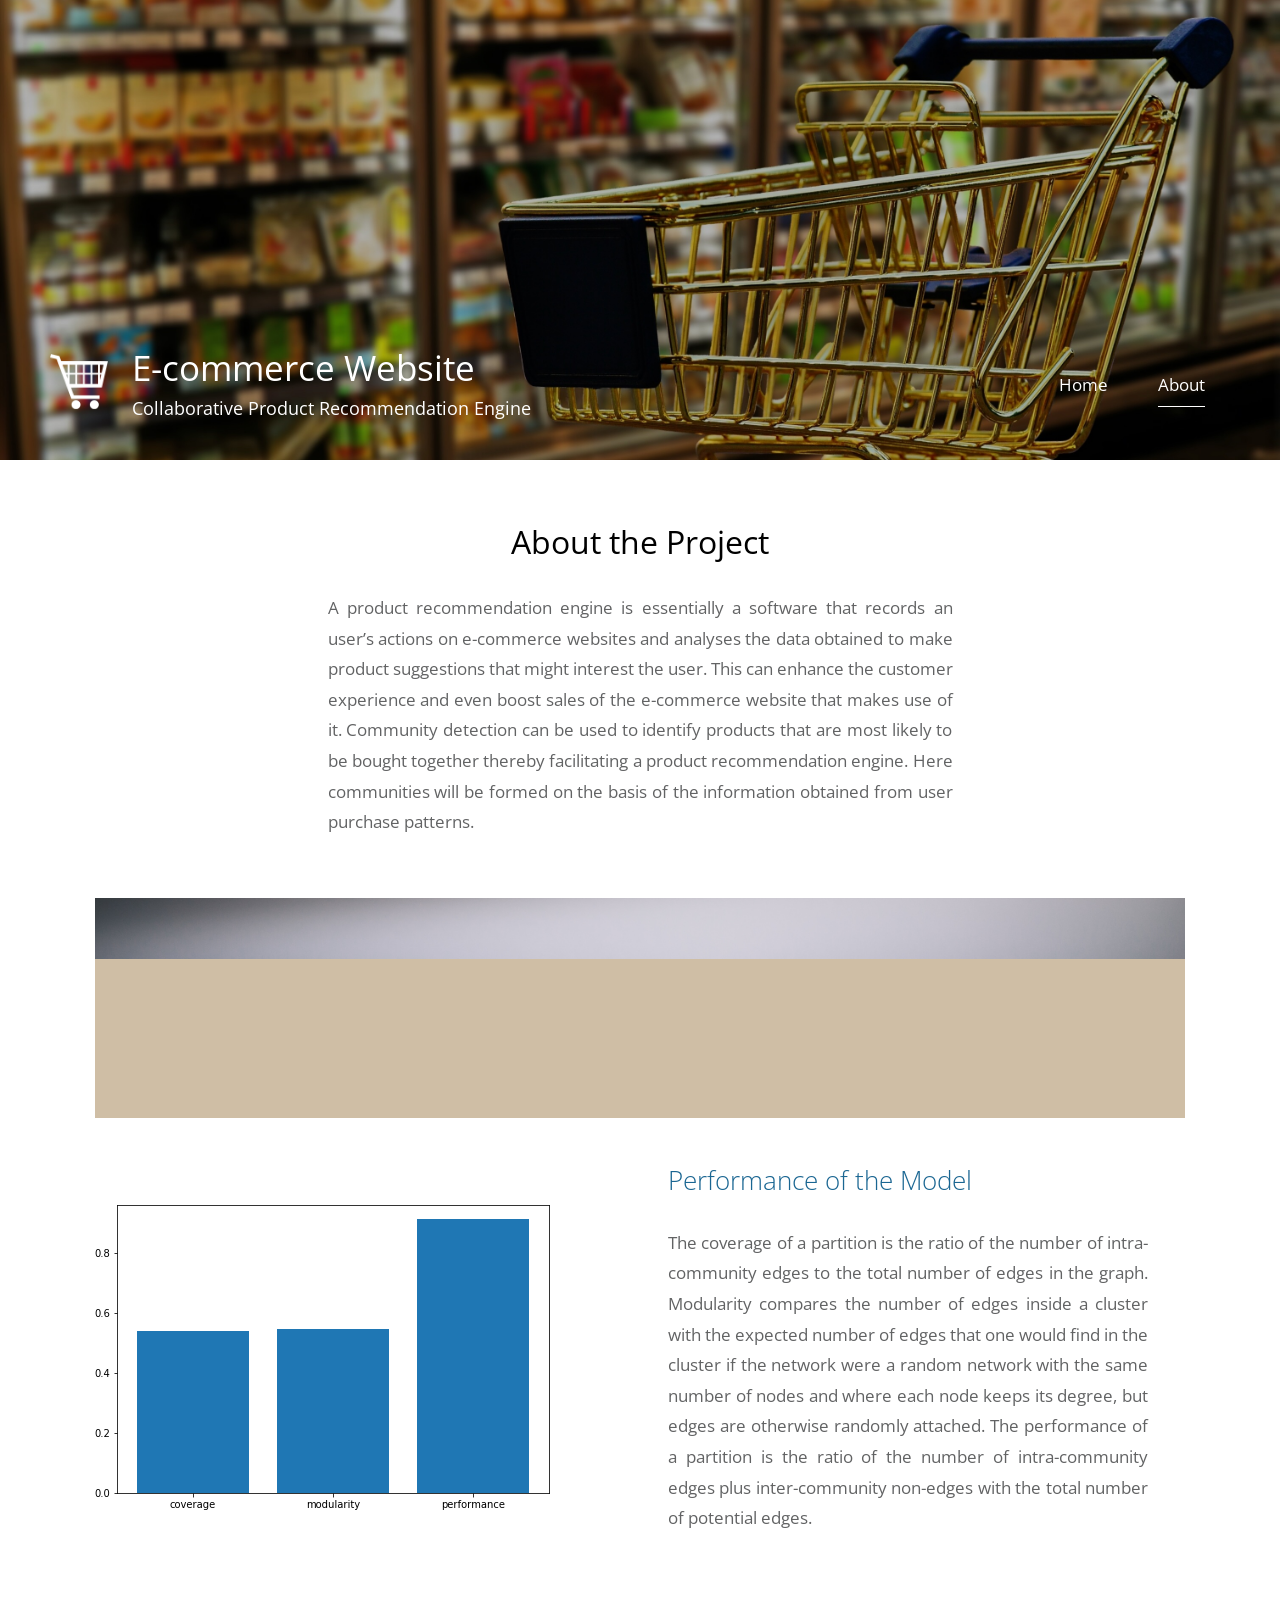
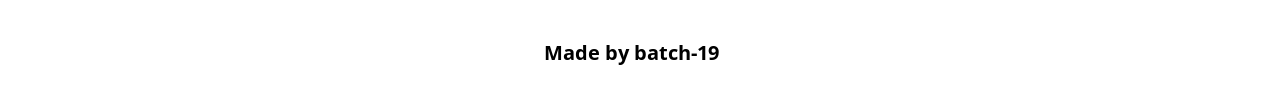
<file: templates/about.html>
<!DOCTYPE html>
<html>

<head>
	<meta charset="UTF-8" />
    <meta name="viewport" content="width=device-width, initial-scale=1.0" />
    <meta http-equiv="X-UA-Compatible" content="ie=edge" />
    <title>Recommender</title>
    <link href="https://fonts.googleapis.com/css?family=Open+Sans:300,400" rel="stylesheet" />
    <link href="../static/css/all.min.css" rel="stylesheet" />
	<link href="../static/css/style.css" rel="stylesheet" />
</head>

<body> 

	<div class="container">
	<!-- Top box -->
		<!-- Logo & Site Name -->
		<div class="placeholder">
			<div class="parallax-window" data-parallax="scroll" data-image-src="../static/img/t2.jpg">
				<div class="tm-header">
					<div class="row tm-header-inner">
						<div class="col-md-6 col-12">
							<img src="../static/img/cart.png" alt="Logo" class="tm-site-logo" /> 
							<div class="tm-site-text-box">
								<h1 class="tm-site-title">E-commerce Website</h1>
								<h6 class="tm-site-description">Collaborative Product Recommendation Engine</h6>	
							</div>
						</div>
						<nav class="col-md-6 col-12 tm-nav">
							<ul class="tm-nav-ul">
								<li class="tm-nav-li"><a href="index" class="tm-nav-link">Home</a></li>
								<li class="tm-nav-li"><a href="about" class="tm-nav-link active">About</a></li>
							</ul>
						</nav>	
					</div>
				</div>
			</div>
		</div>

		<main>
			<header class="row tm-welcome-section">
				<h2 class="col-12 text-center tm-section-title">About the Project</h2>
				<p class="col-12" style="text-align: justify;"> A product recommendation engine is essentially a software that records an user’s 
					actions on e-commerce websites and analyses the data obtained to make product suggestions that might interest 
					the user. This can enhance the customer experience and even boost sales of the e-commerce website that makes 
					use of it. Community detection can be used to identify products that are most likely to be bought together 
					thereby facilitating a product recommendation engine. Here communities will be formed on the basis of the 
					information obtained from user purchase patterns.
					</p>
			</header>

			<div class="tm-container-inner tm-featured-image">
				<div class="row">
					<div class="col-12">
						<div class="placeholder-2">
							<div class="parallax-window-2" data-parallax="scroll" data-image-src="../static/img/t3.jpg"></div>		
						</div>
					</div>
				</div>
			</div>
		 
			<div class="tm-container-inner tm-history">
				<div class="row">
					<div class="col-12">
						<div class="tm-history-inner">
							<img src="../static/img/performance.png" alt="Image" class="img-fluid tm-history-img" />
							<div class="tm-history-text"> 
								<h4 class="tm-history-title">Performance of the Model</h4>
								<p class="tm-mb-p"> The coverage of a partition is the ratio of the number of intra-community edges to the total number of edges in the graph. Modularity compares the number of edges inside a cluster 
									with the expected number of edges that one would find in the cluster if the network were a random network with 
									the same number of nodes and where each node keeps its degree, but edges are otherwise randomly attached.
									The performance of a partition is the ratio of the number of intra-community edges plus inter-community non-edges with the total number 
									of potential edges.</p>
							</div>
						</div>	
					</div>
				</div>
			</div>
		</main>

		<footer class="tm-footer text-center">
			<h3>Made by batch-19  &#127995;</a></h3>
		</footer>
	</div>
	<script src="../static/js/jquery.min.js"></script>
	<script src="../static/js/parallax.min.js"></script>
</body>
</html>
</file>
<file: static/css/style.css>
ul, nav, body, h1, h2, h4, h6, p, figure {
  margin: 0;
  padding: 0;
}



figure:hover{
  box-shadow: 2px 2px 10px rgba(0, 0, 0, 0.205);
}

a, button { transition: all 0.3s ease; }

/* Bootstrap grid system  */

html {
  box-sizing: border-box;
  -ms-overflow-style: scrollbar;
}

*,
*::before,
*::after {
  box-sizing: inherit;
}

.container {
  width: 100%;
}

.tm-container-inner,
.tm-container-inner-2 {
  padding-left: 15px;
  padding-right: 15px;
}

.row {
  display: -ms-flexbox;
  display: flex;
  -ms-flex-wrap: wrap;
  flex-wrap: wrap;
  margin-left: -15px;
  margin-right: -15px;
}

.col-lg-3,
.col-lg-4,
.col-lg-6,
.col-md-4,
.col-md-6,
.col-sm-6, 
.col-12 {
  position: relative;
  width: 100%;
  padding-right: 15px;
  padding-left: 15px;
}

.col-12 {
  -ms-flex: 0 0 100%;
  flex: 0 0 100%;
  max-width: 100%;
}

@media (min-width: 576px) {
  .col-sm-6 {
    -ms-flex: 0 0 50%;
    flex: 0 0 50%;
    max-width: 50%;
  }
}

@media (min-width: 768px) {
  .col-md-4 {
    -ms-flex: 0 0 33.333333%;
    flex: 0 0 33.333333%;
    max-width: 33.333333%;
  }
  
  .col-md-6 {
    -ms-flex: 0 0 50%;
    flex: 0 0 50%;
    max-width: 50%;
  }
}

@media (min-width: 992px) {
  .col-lg-3 {
    -ms-flex: 0 0 25%;
    flex: 0 0 25%;
    max-width: 25%;
  }
  
  .col-lg-4 {
    -ms-flex: 0 0 33.333333%;
    flex: 0 0 33.333333%;
    max-width: 33.333333%;
  }
  
  .col-lg-6 {
    -ms-flex: 0 0 50%;
    flex: 0 0 50%;
    max-width: 50%;
  }
}

/*
  primary: #2D99CC
  success: #319966
  danger: #993332
*/

.tm-btn {
  display: inline-block;
  font-size: 1rem;
  width: auto;
  padding: 10px 30px;
  text-decoration: none;
  cursor: pointer;
  border: 0;
}

.tm-btn-default {
  border: 1px solid #ccc;
  background-color: transparent;
  color: #626364;
}

.tm-btn-default:hover,
.tm-btn-default:focus {
  color: white;
  background-color: #98999A;
}

.tm-btn-primary {
  background-color: #2D99CC;
  color: white;
}

.tm-btn-primary:hover,
.tm-btn-primary:focus {
  background-color: #1b6f96;
}

.tm-btn-success {
  background-color: #319966;
  color: white;
}

.tm-btn-success:hover,
.tm-btn-success:focus {
  background-color: #1d6e46;
}

.tm-btn-danger {
  background-color: #993332;
  color: white;
}

.tm-btn-danger:hover,
.tm-btn-danger:focus {
  background-color: #752423;
}

.tm-btn-success.tm-add {
  position: absolute;
  right: 20px;
  bottom: 65px;
}

.tm-mb-45 {
  margin-bottom: 45px;
}

.tm-mb-p {
    margin-bottom: 20px;
}

.tm-text-success {
  color: #319966;
}

.text-center {
  text-align: center;
}

.hidden {
  display: none !important;
}

.img-fluid {
  max-width: 100%;
  height: auto;
}

body {
  font-family: 'Open Sans', Arial, sans-serif;
  font-size: 17px;
  background-color: #ccc;
  overflow-x: hidden;
}

.container {
  background-color: white;
}

p, address {
  color: #626364;
  line-height: 1.8;
}

/* Set width and height in JS */
.placeholder {
  width: 100%;
  min-height: 460px;
  background-color: #556E5B;
}

.placeholder-2 {
  width: 100%;
  min-height: 220px;
  background-color: #CFBEA5;
  position: relative;
  z-index: 998;
}

.parallax-window {
  min-height: 460px;
  background: transparent;
  position: relative;
}

.parallax-window-2 {
  min-height: 220px;
  width: 100%;
  margin-left: auto;
  margin-right: auto;
  background: transparent;
  position: relative;
}

.parallax-mirror {
  z-index: 999 !important;
}

.tm-header {
  position: absolute;
  bottom: 0;
  left: 0;
  width: 100%;
  color: white;
  z-index: 1000;
}

.tm-header-inner {
  padding: 40px 50px;
}

@media (max-width: 991px) {
  .tm-header-inner {
    padding: 30px 15px;
  }
}

.tm-site-logo {
  display: inline-block;
  margin-right: 20px;
  max-width: 10%;
  margin-bottom: 5px;
}

.tm-site-text-box {
  display: inline-block;
}

.tm-site-title {
  font-size: 2.2rem;
  font-weight: 400;
  margin-bottom: 5px;
}

.tm-site-description {
  font-size: 1.1rem;
  font-weight: 400;
}

.tm-nav {
  text-align: right;
  margin-top: 30px;
}

.tm-nav-ul {
  display: flex;
  justify-content: flex-end;
}

.tm-nav-li {
  list-style: none;
  display: block;
  margin-bottom: 0;
  padding-right: 25px;
  padding-left: 25px;
}

@media (max-width: 991px) {
  .tm-nav-li {
    padding-right: 15px;
    padding-left: 15px;
  }
}

.tm-nav-link {
  color: white;
  text-decoration: none;
  padding-bottom: 10px;
}

.tm-nav-link.active,
.tm-nav-link:hover {
  border-bottom: 1px solid white;
}

.tm-welcome-section {
  margin: 60px auto;
  max-width: 655px;
}

.tm-section-title {
  font-size: 2rem;
  font-weight: 400;
  margin-bottom: 30px;
}

.tm-section-title.tm-reco {
  font-size: 1.5rem;
}

span.reco {
  margin: 10px !important; 
  padding: 5px !important;
  box-shadow: 2px 2px 10px #00000045 !important;
}

.tm-gallery {
  margin-bottom: 10px;
}

.tm-gallery-page {
  max-width: 280px;
  margin-left: auto;
  margin-right: auto;
  display: -ms-flexbox;
  display: flex;
  -ms-flex-wrap: wrap;
  flex-wrap: wrap;
}

.tm-gallery-description {
  font-size: 0.95rem;
}

.tm-section,
.tm-container-inner,
.tm-container-inner-2 {
  margin-left: auto;
  margin-right: auto;
}

/* Small devices (landscape phones, 576px and up) */
@media (min-width: 576px) {
  .tm-gallery-page {
    max-width: 560px;
  }
}

/* Medium devices (tablets, 768px and up) */
@media (min-width: 768px) {
  .tm-gallery-page,
  .tm-section,
  .tm-container-inner,
  .tm-container-inner-2 {
    max-width: 840px;
  }
}

/* Large devices (desktops, 992px and up) */
@media (min-width: 992px) {
  .tm-gallery-page,
  .tm-section {
    max-width: 1120px;
  }
  
  .tm-container-inner {
    max-width: 1120px;
  }
  
  .tm-container-inner-2 {
    max-width: 900px;
  }
}

.tm-gallery-item {
  max-width: 280px;
}

.tm-gallery-img {
  margin-bottom: 20px;
}

.tm-gallery-title {
  font-size: 1.3rem;
  font-weight: 400;
  color: #1A6692;
  margin-bottom: 15px;
}

.tm-gallery-description {
  margin-bottom: 20px;
}

.tm-gallery-price {
  font-size: 1.25rem;
  color: #2F956D;
  margin-bottom: 60px;
}

.tm-paging-links {
  text-align: center;
  margin-bottom: 40px;
}

.tm-paging-item {
  list-style: none;
  display: inline-block;
  border: 1px solid #2F956D;
  margin: 7px;
}

.tm-paging-link {
  padding: 10px 30px;
  display: flex;
  align-items: center;
  justify-content: center;
  text-decoration: none;
  color: #2F956D;
  background-color: transparent;
}

.tm-paging-link.active,
.tm-paging-link:hover {
  background-color: #2F956D;
  color: white;
}

.tm-right {
  align-self: flex-end;
}

.tm-footer {
  padding: 25px 15px;
  margin-top: 40px;
}

.tm-footer a {
  color: #626364;
  text-decoration: none;
}

.tm-footer a:hover {
  color: #1A6692;
}

/* About */
.tm-persons {
  margin-bottom: 20px;
}

.tm-person {
  display: flex;
  flex-direction: column;
  align-items: center;
  justify-content: center;
  margin-bottom: 60px;
}

@media (min-width: 420px) {
  .tm-person {
    flex-direction: row;
  }
}

.tm-person-description {
  padding-left: 20px;
  padding-right: 20px;
}

.tm-person-name {
  font-size: 1.6rem;
  font-weight: 300;
  color: #09C;
  margin-bottom: 5px;
  margin-top: 15px;
}

@media (min-width: 420px) {
  .tm-person-name {
    margin-top: 0;
  }
}

.tm-person-title {
  color: #C39;
  margin-bottom: 20px;
}

.tm-person-about {
  margin-bottom: 20px;
}

.tm-social-link {
  color: #626364;
  display: inline-block;
  border-radius: 1px;
  background-color: transparent;
  font-size: 1.3rem;
  text-decoration: none;
  width: 40px;
  height: 40px;
  margin-right: 0;
  margin-bottom: 15px;
}

.tm-social-link:hover {
  color: white;
  background-color: #626364;
}

.tm-social-icon {
  display: flex;
  align-items: center;
  justify-content: center;
  width: 100%;
  height: 100%;
}

.tm-feature {
  text-align: center;
  padding: 45px 20px;
}

.tm-feature-icon {
  color: #9f9c9c;
  margin-bottom: 65px;
}

.tm-feature-description {
  margin-bottom: 35px;
  font-size: 1rem;
}

.tm-features {
  margin-top: 35px;
}

.tm-history {
  margin-top: 45px;
}

.tm-history-inner {
  display: flex;
  align-items: center;
  justify-content: center;
  flex-direction: column;
}

.tm-history-img {
  max-width: 100%;
}

@media (min-width: 768px) {
 .tm-history-img {
    max-width: 50%;
  }
  
  .tm-history-inner {
    flex-direction: row;
  }
}

.tm-history-title {
  font-size: 1.6rem;
  font-weight: 300;
  color: #1A6692;
  margin-bottom: 30px;
}

.tm-history-text {
  max-width: 480px;
  margin: 15px auto 0;
}

.tm-history-description {
  margin-bottom: 40px;
}

@media (min-width: 768px) {
 .tm-history-text {
    max-width: auto;
    margin: 0 auto 0 10%;
    text-align: justify;
  } 
}


.tm-d-flex {
  display: flex;
  flex-direction: column;
}

.tm-btn-right {
  align-self: flex-end;
}

.form-group {
  margin-bottom: 30px;
}

.form-control {
  display: block;
  width: 100%;
  padding: 0.375rem 0.75rem;
  font-size: 1.1rem;
  font-weight: 400;
  line-height: 1.5;
  color: #626364;
  background-color: #fff;
  background-clip: padding-box;
  border: 1px solid #ced4da;
  border-right: 0;
  border-top: 0;
  border-left: 0;
  border-radius: 0;
  transition: border-color 0.15s ease-in-out, box-shadow 0.15s ease-in-out;
}

.form-control::-ms-expand {
  background-color: transparent;
  border: 0;
}

.form-control:focus {
  color: #495057;
  background-color: #fff;
  border-color: #80bdff;
  outline: 0;
  box-shadow: 0 0 0 0.2rem rgba(0, 123, 255, 0.25);
}

.form-control::-webkit-input-placeholder {
  color: #6c757d;
  opacity: 1;
}

.form-control::-moz-placeholder {
  color: #6c757d;
  opacity: 1;
}

.form-control:-ms-input-placeholder {
  color: #6c757d;
  opacity: 1;
}

.form-control::-ms-input-placeholder {
  color: #6c757d;
  opacity: 1;
}

.form-control::placeholder {
  color: #6c757d;
  opacity: 1;
}

.tm-info-title {
  font-size: 1.6rem;
  font-weight: 300;
  margin-bottom: 30px;
}

address {
  font-style: normal;
  margin-bottom: 50px;
}

.tm-address-box {
  max-width: 100%;
}

@media (min-width: 768px) {
 .tm-address-box {
    max-width: 315px;
  } 
}


.tm-info-section {
  padding-top: 30px;
}

.tm-faq {
  max-width: 650px;
  margin-left: auto;
  margin-right: auto;
}

.tm-accordion {
  padding-top: 40px;
}

/* https://www.w3schools.com/howto/howto_js_accordion.asp */
/* Style the buttons that are used to open and close the accordion panel */
.accordion {
  font-size: 1.2rem;
  font-family: 'Open Sans', Helevetica, Arial, sans-serif;
  color: #999;
  background-color: transparent;
  border: 1px solid #d0d0d0;
  margin-bottom: 17px;
  margin-top: 17px;
  cursor: pointer;
  padding: 10px 20px 6px;
  width: 100%;
  text-align: left;
  outline: none;
  transition: 0.4s;
}

/* Add a background color to the button if it is clicked on (add the .active class with JS), and when you move the mouse over it (hover) */
.accordion.active, .accordion:hover {
  color: #09C;
}

@keyframes changeIcon {
  0% {
    content: '\f0d9';
  }
  50% {
    color: white;
  }
  100% {
    content: "\f0d7";
  }
}

@keyframes changeIconBack {
  0% {
    content: '\f0d7';
  }
  50% {
    color: white;
  }
  100% {
    content: "\f0d9";
  }
}

.accordion:after {
  font-family: 'Font Awesome 5 Free';
  font-weight: 900;
  animation: changeIconBack 0.3s linear;
  content: '\f0d9';
  font-size: 2rem;
  color: #999;
  float: right;
  margin-left: 5px;
}

.accordion.active:after {
  animation: changeIcon 0.3s linear;
  content: '\f0d7';
}

/* Style the accordion panel. Note: hidden by default */
.panel {
  background-color: white;
  max-height: 0;
  overflow: hidden;
  transition: max-height 0.2s ease-out;
}

.panel p {
  padding: 5px 20px 30px;
}
</file>
